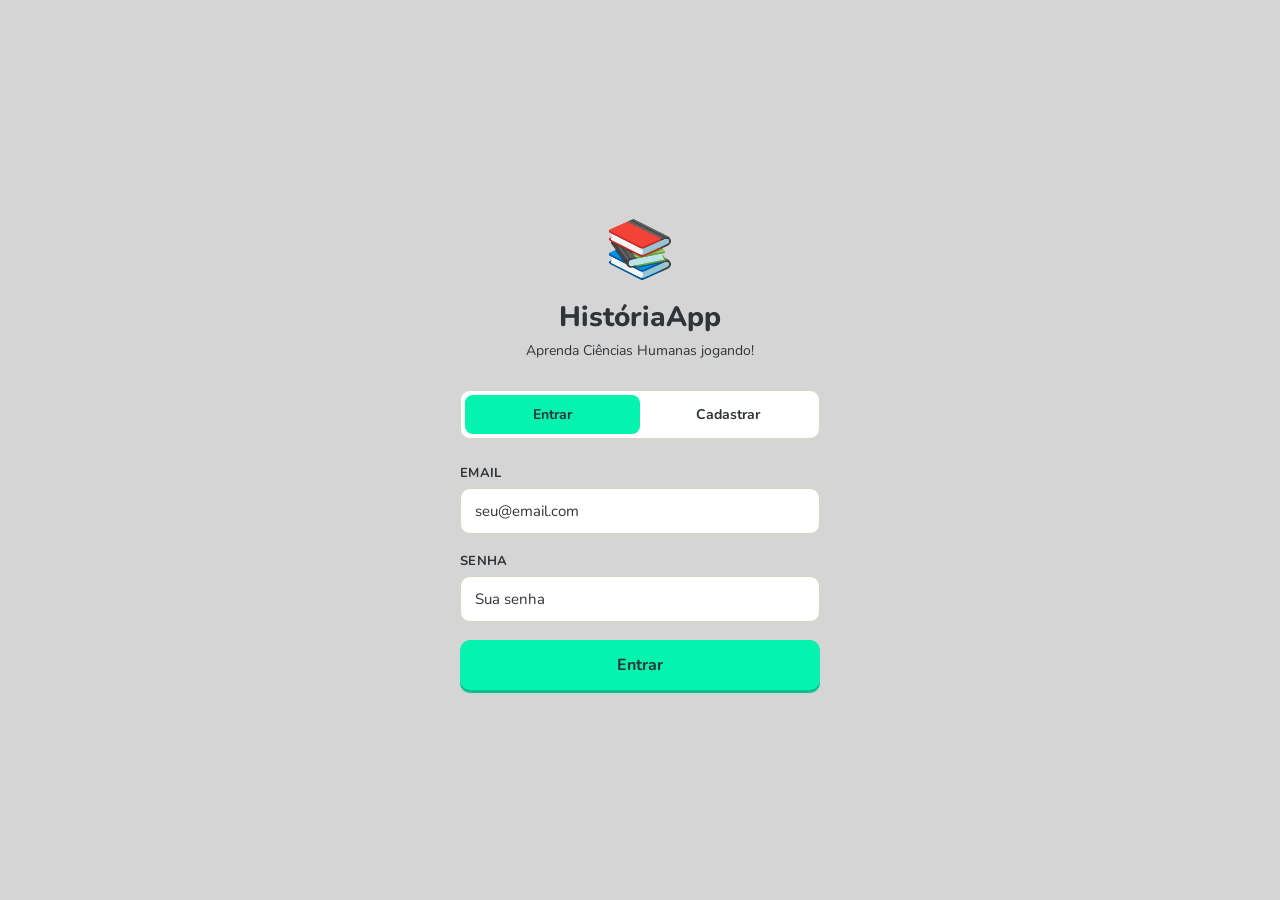
<file: index.html>
<!DOCTYPE html>
<html lang="pt-BR">
<head>
    <meta charset="UTF-8">
    <meta name="viewport" content="width=device-width, initial-scale=1.0">
    <meta http-equiv="Cache-Control" content="no-cache, no-store, must-revalidate">
    <meta http-equiv="Pragma" content="no-cache">
    <meta http-equiv="Expires" content="0">
    <title>HistóriaApp - Aprenda Ciências Humanas</title>
    <link rel="stylesheet" href="style.css">
    <link href="https://fonts.googleapis.com/css2?family=Nunito:wght@400;600;700;800&display=swap" rel="stylesheet">
</head>
<body>
    <!-- LOADING OVERLAY -->
    <div id="loading-overlay" style="display:none;">
        <div class="spinner"></div>
        <p>Conectando ao servidor...</p>
    </div>

    <!-- TELA DE LOGIN/CADASTRO -->
    <div id="tela-auth" class="tela ativa">
        <div class="auth-container">
            <div class="auth-logo">
                <span class="logo-icon">&#128218;</span>
                <h1>HistóriaApp</h1>
                <p>Aprenda Ciências Humanas jogando!</p>
            </div>

            <div class="auth-tabs">
                <button class="tab-btn ativa" data-tab="login">Entrar</button>
                <button class="tab-btn" data-tab="cadastro">Cadastrar</button>
            </div>

            <form id="form-login" class="auth-form ativa">
                <div class="campo">
                    <label for="login-email">Email</label>
                    <input type="email" id="login-email" placeholder="seu@email.com" required>
                </div>
                <div class="campo">
                    <label for="login-senha">Senha</label>
                    <input type="password" id="login-senha" placeholder="Sua senha" required>
                </div>
                <button type="submit" class="btn btn-primario btn-grande">Entrar</button>
            </form>

            <form id="form-cadastro" class="auth-form">
                <div class="campo">
                    <label for="cad-nome">Nome</label>
                    <input type="text" id="cad-nome" placeholder="Seu nome" required>
                </div>
                <div class="campo">
                    <label for="cad-email">Email</label>
                    <input type="email" id="cad-email" placeholder="seu@email.com" required>
                </div>
                <div class="campo">
                    <label for="cad-senha">Senha</label>
                    <input type="password" id="cad-senha" placeholder="Mínimo 6 caracteres" required>
                </div>
                <button type="submit" class="btn btn-primario btn-grande">Criar Conta</button>
            </form>

            <div id="auth-erro" class="erro-msg"></div>
        </div>
    </div>

    <!-- TELA PRINCIPAL (DASHBOARD) -->
    <div id="tela-dashboard" class="tela">
        <header class="header">
            <div class="header-esquerda">
                <span class="logo-icon-mini">&#128218;</span>
                <span class="header-titulo">HistóriaApp</span>
            </div>
            <div class="header-direita">
                <div class="usuario-info">
                    <span class="xp-badge">&#9889; <span id="xp-display">0</span> XP</span>
                    <span class="nivel-badge">Nv. <span id="nivel-display">1</span></span>
                </div>
                <button id="btn-logout" class="btn btn-mini">Sair</button>
            </div>
        </header>

        <main class="dashboard">
            <section class="saudacao">
                <h2 id="saudacao-texto">Olá!</h2>
                <p>Continue seus estudos</p>
            </section>

            <section id="ultima-trilha" class="ultima-trilha" style="display: none;">
                <div class="trilha-card">
                    <div class="trilha-header">
                        <span class="trilha-label">Continuar de onde parou</span>
                    </div>
                    <div class="trilha-corpo">
                        <div class="trilha-info">
                            <span class="trilha-disciplina" id="trilha-disciplina"></span>
                            <span class="trilha-modulo" id="trilha-modulo"></span>
                        </div>
                        <div class="trilha-progresso">
                            <div class="trilha-barra">
                                <div class="trilha-barra-fill" id="trilha-barra-fill"></div>
                            </div>
                            <span class="trilha-percentual" id="trilha-percentual">0%</span>
                        </div>
                        <button class="btn btn-primario btn-continuar" id="btn-continuar-trilha">Continuar &#8250;</button>
                    </div>
                </div>
            </section>

            <section class="disciplinas-section">
                <h3>Trilhas de Estudo</h3>
                <div class="trilhas-grid">
                    <a href="trilha.html?id=republica" class="trilha-estudo-card" data-tema="historia-brasil-republica">
                        <span class="trilha-estudo-icone">🇧🇷</span>
                        <span class="trilha-estudo-nome">História do Brasil<br>República</span>
                    </a>
                    <a href="trilha.html?id=geopolitica" class="trilha-estudo-card" data-tema="geopolitica">
                        <span class="trilha-estudo-icone">&#127758;</span>
                        <span class="trilha-estudo-nome">Geopolítica do<br>Século XXI</span>
                    </a>
                    <a href="trilha.html?id=filosofia-grega" class="trilha-estudo-card" data-tema="filosofia-grega">
                        <span class="trilha-estudo-icone">&#128218;</span>
                        <span class="trilha-estudo-nome">Filosofia<br>Grega</span>
                    </a>
                    <a href="trilha.html?id=idade-media" class="trilha-estudo-card" data-tema="idade-media">
                        <span class="trilha-estudo-icone">&#127984;</span>
                        <span class="trilha-estudo-nome">Idade<br>Média</span>
                    </a>
                    <a href="trilha.html?id=sociologia" class="trilha-estudo-card" data-tema="sociologia">
                        <span class="trilha-estudo-icone">&#128101;</span>
                        <span class="trilha-estudo-nome">Sociologia</span>
                    </a>
                    <a href="trilha.html?id=brasil-colonial" class="trilha-estudo-card" data-tema="historia-brasil-colonial">
                        <span class="trilha-estudo-icone">&#127963;</span>
                        <span class="trilha-estudo-nome">História do Brasil<br>Colonial</span>
                    </a>
                    <a href="trilha.html?id=literatura-brasileira" class="trilha-estudo-card" data-tema="literatura-seculo-xx">
                        <span class="trilha-estudo-icone">&#128214;</span>
                        <span class="trilha-estudo-nome">Literatura Brasileira<br>Século XX</span>
                    </a>
                    <a href="trilha.html?id=atualidades" class="trilha-estudo-card" data-tema="atualidades">
                        <span class="trilha-estudo-icone">&#128240;</span>
                        <span class="trilha-estudo-nome">Atualidades</span>
                    </a>
                </div>
                <button class="btn btn-secundario btn-mais-trilhas" id="btn-mais-trilhas">Ver mais trilhas de estudo &#8250;</button>
            </section>

            <section class="ranking-section">
                <h3>&#127942; Ranking Semanal</h3>
                <div id="lista-ranking" class="ranking-lista">
                </div>
            </section>
        </main>
    </div>

    <!-- TELA DE MÓDULOS -->
    <div id="tela-modulos" class="tela">
        <header class="header">
            <div class="header-esquerda">
                <button id="btn-voltar-dashboard" class="btn btn-voltar">&#8592;</button>
                <span id="disciplina-nome" class="header-titulo">Disciplina</span>
            </div>
            <div class="header-direita">
                <span class="xp-badge">&#9889; <span class="xp-val">0</span> XP</span>
                <span class="nivel-badge">Nv. <span class="nivel-val">1</span></span>
            </div>
        </header>

        <main class="modulos-lista" id="lista-modulos">
            <!-- Módulos serão carregados aqui -->
        </main>
    </div>

    <!-- TELA DE AULA -->
    <div id="tela-aula" class="tela">
        <header class="header">
            <div class="header-esquerda">
                <button id="btn-voltar-modulos" class="btn btn-voltar">&#8592;</button>
                <span id="aula-titulo" class="header-titulo">Aula</span>
            </div>
        </header>

        <main class="aula-conteudo">
            <div id="conteudo-aula" class="conteudo-texto">
                <!-- Conteúdo da aula será carregado aqui -->
            </div>
            <div class="aula-acoes">
                <button id="btn-concluir-aula" class="btn btn-primario btn-grande">Concluir Aula &#9889;</button>
            </div>
        </main>
    </div>

    <!-- TELA DE QUIZ -->
    <div id="tela-quiz" class="tela">
        <header class="header">
            <div class="header-esquerda">
                <button id="btn-sair-quiz" class="btn btn-voltar">&#8592;</button>
                <span class="header-titulo">Quiz</span>
            </div>
            <div class="header-direita">
                <span id="quiz-progresso">1/10</span>
            </div>
        </header>

        <main class="quiz-container">
            <div class="quiz-barra-progresso">
                <div id="barra-progresso" class="barra-progresso"></div>
            </div>

            <div id="quiz-pergunta" class="quiz-pergunta">
                <!-- Pergunta será carregada aqui -->
            </div>

            <div id="quiz-opcoes" class="quiz-opcoes">
                <!-- Opções serão carregadas aqui -->
            </div>

            <div id="quiz-feedback" class="quiz-feedback">
                <!-- Feedback será mostrado aqui -->
            </div>

            <button id="btn-proxima" class="btn btn-primario btn-grande" style="display: none;">
                Próxima Pergunta
            </button>
        </main>
    </div>

    <!-- TELA DE RESULTADO -->
    <div id="tela-resultado" class="tela">
        <div class="resultado-container">
            <div class="resultado-icon" id="resultado-icon">&#127942;</div>
            <h2 id="resultado-titulo">Parabéns!</h2>
            <div class="resultado-stats">
                <div class="stat">
                    <span class="stat-valor" id="stat-acertou">0</span>
                    <span class="stat-label">Acertou</span>
                </div>
                <div class="stat">
                    <span class="stat-valor" id="stat-errou">0</span>
                    <span class="stat-label">Errou</span>
                </div>
                <div class="stat">
                    <span class="stat-valor" id="stat-xp">0</span>
                    <span class="stat-label">XP Ganho</span>
                </div>
            </div>
            <div class="resultado-acoes">
                <button id="btn-quiz-novamente" class="btn btn-primario">Quiz Novamente</button>
                <button id="btn-voltar-modulos-resultado" class="btn btn-secundario">Voltar aos Módulos</button>
            </div>
        </div>
    </div>

    <script src="app.js?=t3"></script>
</body>
</html>
</file>
<file: style.css>
* {
    margin: 0;
    padding: 0;
    box-sizing: border-box;
}

:root {
    --verde: #05f2af;
    --verde-escuro: #04c48c;
    --creme: #f2f0d5;
    --bege: #2f3438;
    --escuro: #2f3438;
    --fundo: #d5d5d5;
    --card: #ffffff;
    --texto: #595451;
    --texto-secundario: #bfbaa3;
    --borda: #d9d5c0;
    --sombra: rgba(89, 84, 81, 0.08);
    --vermelho: #ff4b4b;
    --amarelo: #ffc800;
    --azul: #1cb0f6;
}

body {
    font-family: 'Nunito', sans-serif;
    background-color: var(--fundo);
    color: var(--texto);
    min-height: 100vh;
}

/* ============ TELAS ============ */
.tela {
    display: none;
    min-height: 100vh;
}

.tela.ativa {
    display: block;
}

/* ============ AUTH (LOGIN/CADASTRO) ============ */
.auth-container {
    max-width: 400px;
    margin: 0 auto;
    padding: 40px 20px;
    display: flex;
    flex-direction: column;
    align-items: center;
    min-height: 100vh;
    justify-content: center;
}

.auth-logo {
    text-align: center;
    margin-bottom: 30px;
}

.logo-icon {
    font-size: 56px;
    display: block;
    margin-bottom: 10px;
}

.auth-logo h1 {
    font-size: 28px;
    font-weight: 800;
    color: var(--escuro);
}

.auth-logo h1 span {
    color: var(--verde);
}

.auth-logo p {
    color: var(--bege);
    margin-top: 5px;
    font-size: 14px;
}

.auth-tabs {
    display: flex;
    gap: 0;
    margin-bottom: 25px;
    background: var(--card);
    padding: 4px;
    border-radius: 10px;
    width: 100%;
    border: 1px solid var(--borda);
}

.tab-btn {
    flex: 1;
    padding: 10px;
    border: none;
    background: transparent;
    color: var(--bege);
    font-family: inherit;
    font-size: 14px;
    font-weight: 700;
    border-radius: 8px;
    cursor: pointer;
    transition: all 0.2s;
}

.tab-btn.ativa {
    background: var(--verde);
    color: var(--escuro);
}

.auth-form {
    display: none;
    width: 100%;
}

.auth-form.ativa {
    display: block;
}

.campo {
    margin-bottom: 18px;
}

.campo label {
    display: block;
    margin-bottom: 6px;
    font-weight: 700;
    font-size: 13px;
    color: var(--escuro);
    text-transform: uppercase;
    letter-spacing: 0.3px;
}

.campo input {
    width: 100%;
    padding: 12px 14px;
    border: 1px solid var(--borda);
    border-radius: 10px;
    background: var(--card);
    color: var(--texto);
    font-family: inherit;
    font-size: 15px;
    transition: border-color 0.2s;
}

.campo input:focus {
    outline: none;
    border-color: var(--verde);
    box-shadow: 0 0 0 3px rgba(5, 242, 175, 0.2);
}

.campo input::placeholder {
    color: var(--bege);
}

.erro-msg {
    margin-top: 15px;
    padding: 10px;
    background: #fff0f0;
    border: 1px solid var(--vermelho);
    border-radius: 8px;
    color: var(--vermelho);
    text-align: center;
    display: none;
    font-size: 14px;
}

.erro-msg.visivel {
    display: block;
}

/* ============ BOTÕES ============ */
.btn {
    padding: 10px 20px;
    border: none;
    border-radius: 10px;
    font-family: inherit;
    font-size: 15px;
    font-weight: 700;
    cursor: pointer;
    transition: all 0.15s;
}

.btn-primario {
    background: var(--verde);
    color: var(--escuro);
    box-shadow: 0 3px 0 var(--verde-escuro);
}

.btn-primario:hover {
    background: #04d99e;
}

.btn-primario:active {
    transform: translateY(3px);
    box-shadow: none;
}

.btn-secundario {
    background: var(--card);
    color: var(--texto);
    border: 1px solid var(--borda);
}

.btn-secundario:hover {
    background: var(--creme);
}

.btn-grande {
    width: 100%;
    padding: 14px;
    font-size: 16px;
}

.btn-mini {
    padding: 6px 14px;
    font-size: 12px;
    background: var(--card);
    color: var(--bege);
    border: 1px solid var(--borda);
}

.btn-voltar {
    background: var(--card);
    color: var(--texto);
    border: 1px solid var(--borda);
    padding: 8px 12px;
    font-size: 16px;
}

/* ============ HEADER ============ */
.header {
    display: flex;
    justify-content: space-between;
    align-items: center;
    padding: 12px 20px;
    background: var(--card);
    border-bottom: 1px solid var(--borda);
    position: sticky;
    top: 0;
    z-index: 100;
}

.header-esquerda {
    display: flex;
    align-items: center;
    gap: 10px;
}

.header-direita {
    display: flex;
    align-items: center;
    gap: 12px;
}

.logo-icon-mini {
    font-size: 22px;
}

.header-titulo {
    font-size: 16px;
    font-weight: 800;
    color: var(--escuro);
}

.usuario-info {
    display: flex;
    gap: 8px;
}

.xp-badge {
    background: rgba(5, 242, 175, 0.15);
    color: var(--verde-escuro);
    padding: 5px 10px;
    border-radius: 20px;
    font-weight: 700;
    font-size: 13px;
}

.nivel-badge {
    background: var(--creme);
    color: var(--escuro);
    padding: 5px 10px;
    border-radius: 20px;
    font-weight: 700;
    font-size: 13px;
}

/* ============ DASHBOARD ============ */
.dashboard {
    max-width: 800px;
    margin: 0 auto;
    padding: 20px;
}

.saudacao {
    margin-bottom: 25px;
}

.saudacao h2 {
    font-size: 24px;
    font-weight: 800;
    color: var(--escuro);
}

.saudacao p {
    color: var(--bege);
    margin-top: 3px;
    font-size: 14px;
}

.disciplinas-section h3 {
    font-size: 16px;
    margin-bottom: 15px;
    color: var(--escuro);
    font-weight: 700;
}

.disciplinas-grid {
    display: grid;
    grid-template-columns: repeat(auto-fill, minmax(180px, 1fr));
    gap: 12px;
}

.disciplina-card {
    background: var(--card);
    border: 1px solid var(--borda);
    border-radius: 12px;
    padding: 20px 15px;
    cursor: pointer;
    transition: all 0.15s;
    text-align: center;
}

.disciplina-card:hover {
    transform: translateY(-2px);
    border-color: var(--verde);
    box-shadow: 0 4px 12px var(--sombra);
}

.disciplina-icone {
    font-size: 40px;
    margin-bottom: 8px;
    display: block;
}

.disciplina-nome {
    font-size: 15px;
    font-weight: 700;
    color: var(--escuro);
}

.disciplina-desc {
    font-size: 12px;
    color: var(--bege);
    margin-top: 4px;
}

/* ============ TRILHAS DE ESTUDO ============ */
.trilhas-section h3 {
    font-size: 16px;
    margin-bottom: 15px;
    color: var(--escuro);
    font-weight: 700;
}

.trilhas-grid {
    display: grid;
    grid-template-columns: repeat(3, 1fr);
    gap: 10px;
}

.trilha-estudo-card {
    background: var(--card);
    border: 1px solid var(--borda);
    border-radius: 12px;
    padding: 18px 10px;
    cursor: pointer;
    transition: all 0.15s;
    display: flex;
    flex-direction: column;
    align-items: center;
    text-align: center;
    gap: 8px;
    min-height: 110px;
    justify-content: center;
    text-decoration: none;
    color: inherit;
}

.trilha-estudo-card:hover {
    transform: translateY(-3px);
    border-color: var(--verde);
    box-shadow: 0 4px 12px var(--sombra);
}

.trilha-estudo-card.iniciada {
    background: var(--verde);
    border-color: var(--verde);
}

.trilha-estudo-card.iniciada .trilha-estudo-nome {
    color: var(--escuro);
}

.trilha-estudo-card.iniciada:hover {
    background: var(--verde-escuro);
    border-color: var(--verde-escuro);
}

.trilha-estudo-card.ativa {
    background: #ff9600;
    border-color: #ff9600;
}

.trilha-estudo-card.ativa .trilha-estudo-nome {
    color: var(--escuro);
}

.trilha-estudo-card.ativa:hover {
    background: #e68600;
    border-color: #e68600;
}

.trilha-estudo-icone {
    font-size: 32px;
}

.trilha-estudo-nome {
    font-size: 12px;
    font-weight: 700;
    color: var(--escuro);
    line-height: 1.3;
}

@media (max-width: 400px) {
    .trilhas-grid {
        grid-template-columns: repeat(3, 1fr);
        gap: 8px;
    }

    .trilha-estudo-card {
        padding: 14px 6px;
        min-height: 95px;
    }

    .trilha-estudo-icone {
        font-size: 26px;
    }

    .trilha-estudo-nome {
        font-size: 10px;
    }
}

.btn-mais-trilhas {
    width: 100%;
    margin-top: 12px;
    padding: 12px;
    font-size: 14px;
    border-style: dashed;
}

/* ============ PÁGINA TRILHA ============ */
.trilha-pagina {
    max-width: 600px;
    margin: 0 auto;
    padding: 20px;
}

.trilha-banner {
    background: var(--card);
    border: 1px solid var(--borda);
    border-radius: 12px;
    padding: 20px;
    display: flex;
    align-items: center;
    gap: 16px;
    margin-bottom: 20px;
}

.trilha-banner-icone {
    font-size: 48px;
}

.trilha-banner-info h1 {
    font-size: 20px;
    font-weight: 800;
    color: var(--escuro);
}

.trilha-banner-info p {
    font-size: 13px;
    color: var(--bege);
    margin-top: 2px;
}

.trilha-progresso-geral {
    background: var(--card);
    border: 1px solid var(--borda);
    border-radius: 12px;
    padding: 16px;
    margin-bottom: 20px;
}

.progresso-geral-info {
    display: flex;
    justify-content: space-between;
    margin-bottom: 8px;
    font-size: 13px;
    font-weight: 700;
    color: var(--escuro);
}

.progresso-geral-barra {
    height: 10px;
    background: var(--borda);
    border-radius: 5px;
    overflow: hidden;
}

.progresso-geral-fill {
    height: 100%;
    background: var(--verde);
    border-radius: 5px;
    transition: width 0.4s ease;
    width: 0%;
}

.modulos-trilha {
    display: flex;
    flex-direction: column;
    gap: 10px;
}

.modulo-trilha-card {
    background: var(--card);
    border: 1px solid var(--borda);
    border-radius: 12px;
    padding: 16px;
    display: flex;
    align-items: center;
    gap: 14px;
    cursor: pointer;
    transition: all 0.15s;
}

.modulo-trilha-card:hover:not(.bloqueado) {
    border-color: var(--verde);
    box-shadow: 0 2px 8px var(--sombra);
}

.modulo-trilha-card.bloqueado {
    opacity: 0.5;
    cursor: not-allowed;
}

.modulo-trilha-numero {
    width: 36px;
    height: 36px;
    border-radius: 50%;
    background: var(--creme);
    display: flex;
    align-items: center;
    justify-content: center;
    font-weight: 800;
    font-size: 14px;
    color: var(--escuro);
    flex-shrink: 0;
}

.modulo-trilha-card.bloqueado .modulo-trilha-numero {
    background: var(--borda);
    color: var(--bege);
}

.modulo-trilha-info {
    flex: 1;
}

.modulo-trilha-info h3 {
    font-size: 14px;
    font-weight: 700;
    color: var(--escuro);
}

.modulo-trilha-info p {
    font-size: 12px;
    color: var(--bege);
    margin-top: 2px;
}

.modulo-trilha-barra {
    height: 5px;
    background: var(--borda);
    border-radius: 3px;
    margin-top: 8px;
    overflow: hidden;
}

.modulo-trilha-fill {
    height: 100%;
    background: var(--verde);
    border-radius: 3px;
    transition: width 0.3s;
}

.status-badge {
    font-size: 11px;
    font-weight: 700;
    padding: 5px 10px;
    border-radius: 6px;
    background: var(--verde);
    color: var(--escuro);
    white-space: nowrap;
}

.bloqueado-badge {
    background: var(--borda);
    color: var(--bege);
}

/* ============ MODAL AULA ============ */
.modal-overlay {
    position: fixed;
    top: 0;
    left: 0;
    right: 0;
    bottom: 0;
    background: rgba(0, 0, 0, 0.7);
    display: flex;
    align-items: center;
    justify-content: center;
    z-index: 1000;
    padding: 20px;
}

.modal-conteudo {
    background: var(--card);
    border-radius: 16px;
    width: 100%;
    max-height: 90vh;
    overflow-y: auto;
}

.modal-aula {
    max-width: 600px;
}

.modal-aula-header {
    display: flex;
    align-items: center;
    gap: 10px;
    padding: 16px 20px;
    border-bottom: 1px solid var(--borda);
    font-weight: 700;
    font-size: 15px;
    color: var(--escuro);
}

.modal-aula-conteudo {
    padding: 24px 20px;
    line-height: 1.7;
    font-size: 15px;
    color: var(--texto);
}

.modal-aula-conteudo h2 {
    color: var(--verde-escuro);
    margin-bottom: 12px;
    font-size: 20px;
}

.modal-aula-conteudo h3 {
    color: var(--verde);
    margin: 18px 0 8px;
    font-size: 16px;
}

.modal-aula-conteudo p {
    margin-bottom: 12px;
}

.modal-aula-conteudo ul, .modal-aula-conteudo ol {
    margin: 8px 0 12px 20px;
}

.modal-aula-conteudo li {
    margin-bottom: 6px;
}

.modal-aula-acoes {
    padding: 16px 20px;
    border-top: 1px solid var(--borda);
}

/* ============ MODAL QUIZ ============ */
.modal-quiz {
    max-width: 500px;
    padding: 20px;
}

.modal-quiz-header {
    display: flex;
    justify-content: space-between;
    align-items: center;
    margin-bottom: 15px;
    font-weight: 700;
    color: var(--escuro);
}

#modal-quiz-progresso {
    color: var(--bege);
    font-size: 14px;
}

.modal-quiz-pergunta {
    font-size: 16px;
    font-weight: 700;
    color: var(--escuro);
    text-align: center;
    margin: 20px 0;
    line-height: 1.5;
}

.modal-quiz-opcoes {
    display: flex;
    flex-direction: column;
    gap: 8px;
    margin-bottom: 15px;
}

.modal-opcao-btn {
    width: 100%;
    padding: 12px 14px;
    border: 1px solid var(--borda);
    border-radius: 10px;
    background: var(--card);
    color: var(--texto);
    font-family: inherit;
    font-size: 14px;
    font-weight: 600;
    text-align: left;
    cursor: pointer;
    transition: all 0.15s;
    display: flex;
    align-items: center;
    gap: 10px;
}

.modal-opcao-btn:hover:not(.correta):not(.errada) {
    border-color: var(--verde);
    background: rgba(5, 242, 175, 0.08);
}

.modal-opcao-btn.correta {
    border-color: var(--verde);
    background: rgba(5, 242, 175, 0.2);
    color: var(--verde-escuro);
}

.modal-opcao-btn.errada {
    border-color: var(--vermelho);
    background: #fff0f0;
    color: var(--vermelho);
}

.modal-quiz-feedback {
    text-align: center;
    padding: 12px;
    border-radius: 8px;
    margin-bottom: 12px;
    display: none;
}

.modal-quiz-feedback.visivel {
    display: block;
}

.modal-quiz-feedback.correto {
    background: rgba(5, 242, 175, 0.15);
    border: 1px solid var(--verde);
    color: var(--verde-escuro);
    font-weight: 700;
}

.modal-quiz-feedback.errado {
    background: #fff0f0;
    border: 1px solid var(--vermelho);
    color: var(--vermelho);
    font-weight: 700;
}

/* ============ MODAL RESULTADO ============ */
.modal-resultado {
    max-width: 350px;
    padding: 30px;
    text-align: center;
}

.modal-resultado-icon {
    font-size: 64px;
    margin-bottom: 10px;
}

.modal-resultado h2 {
    font-size: 24px;
    font-weight: 800;
    color: var(--escuro);
    margin-bottom: 20px;
}

.modal-resultado-stats {
    display: flex;
    justify-content: center;
    gap: 20px;
    margin-bottom: 25px;
}

.modal-stat {
    text-align: center;
}

.modal-stat-valor {
    display: block;
    font-size: 28px;
    font-weight: 800;
    color: var(--verde);
}

.modal-stat-label {
    font-size: 11px;
    color: var(--bege);
    text-transform: uppercase;
}

/* ============ ÚLTIMA TRILHA ============ */
.ultima-trilha {
    margin-bottom: 25px;
}

.trilha-card {
    background: var(--card);
    border: 1px solid var(--borda);
    border-radius: 12px;
    overflow: hidden;
}

.trilha-header {
    background: var(--verde);
    padding: 10px 16px;
}

.trilha-label {
    font-size: 12px;
    font-weight: 700;
    color: var(--escuro);
    text-transform: uppercase;
    letter-spacing: 0.5px;
}

.trilha-corpo {
    padding: 16px;
}

.trilha-info {
    display: flex;
    flex-direction: column;
    gap: 2px;
    margin-bottom: 12px;
}

.trilha-disciplina {
    font-size: 14px;
    font-weight: 700;
    color: var(--escuro);
}

.trilha-modulo {
    font-size: 13px;
    color: var(--bege);
}

.trilha-progresso {
    display: flex;
    align-items: center;
    gap: 10px;
    margin-bottom: 14px;
}

.trilha-barra {
    flex: 1;
    height: 8px;
    background: var(--borda);
    border-radius: 4px;
    overflow: hidden;
}

.trilha-barra-fill {
    height: 100%;
    background: var(--verde);
    border-radius: 4px;
    transition: width 0.4s ease;
    width: 0%;
}

.trilha-percentual {
    font-size: 13px;
    font-weight: 700;
    color: var(--verde);
    min-width: 35px;
    text-align: right;
}

.btn-continuar {
    width: 100%;
    padding: 10px;
    font-size: 14px;
}

/* ============ MÓDULOS ============ */
.modulos-lista {
    max-width: 600px;
    margin: 0 auto;
    padding: 20px;
}

.modulo-card {
    background: var(--card);
    border: 1px solid var(--borda);
    border-radius: 12px;
    padding: 16px;
    margin-bottom: 10px;
    display: flex;
    align-items: center;
    gap: 12px;
    cursor: pointer;
    transition: all 0.15s;
}

.modulo-card:hover {
    border-color: var(--verde);
    box-shadow: 0 2px 8px var(--sombra);
}

.modulo-icone {
    font-size: 28px;
    width: 50px;
    height: 50px;
    display: flex;
    align-items: center;
    justify-content: center;
    background: var(--creme);
    border-radius: 10px;
    flex-shrink: 0;
}

.modulo-info {
    flex: 1;
}

.modulo-nome {
    font-size: 15px;
    font-weight: 700;
    color: var(--escuro);
}

.modulo-desc {
    font-size: 12px;
    color: var(--bege);
    margin-top: 2px;
}

.modulo-progresso {
    display: flex;
    align-items: center;
    gap: 8px;
    margin-top: 6px;
}

.barra-progresso-mini {
    flex: 1;
    height: 6px;
    background: var(--borda);
    border-radius: 3px;
    overflow: hidden;
}

.barra-progresso-mini-fill {
    height: 100%;
    background: var(--verde);
    border-radius: 3px;
    transition: width 0.3s;
}

.progresso-texto {
    font-size: 11px;
    color: var(--bege);
    font-weight: 700;
    min-width: 30px;
}

.modulo-seta {
    font-size: 18px;
    color: var(--borda);
}

/* ============ AULA ============ */
.aula-conteudo {
    max-width: 700px;
    margin: 0 auto;
    padding: 25px 20px;
}

.conteudo-texto {
    background: var(--card);
    border: 1px solid var(--borda);
    border-radius: 12px;
    padding: 25px;
    line-height: 1.7;
    font-size: 15px;
    margin-bottom: 25px;
}

.conteudo-texto h2 {
    color: var(--verde-escuro);
    margin-bottom: 12px;
    font-size: 20px;
}

.conteudo-texto h3 {
    color: var(--verde);
    margin: 18px 0 8px;
    font-size: 16px;
}

.conteudo-texto p {
    margin-bottom: 12px;
    color: var(--texto);
}

.conteudo-texto ul, .conteudo-texto ol {
    margin: 8px 0 12px 20px;
}

.conteudo-texto li {
    margin-bottom: 6px;
}

.aula-acoes {
    text-align: center;
}

/* ============ QUIZ ============ */
.quiz-container {
    max-width: 600px;
    margin: 0 auto;
    padding: 20px;
}

.quiz-barra-progresso {
    height: 8px;
    background: var(--borda);
    border-radius: 4px;
    margin-bottom: 25px;
    overflow: hidden;
}

.barra-progresso {
    height: 100%;
    background: var(--verde);
    border-radius: 4px;
    transition: width 0.3s ease;
    width: 0%;
}

.quiz-pergunta {
    font-size: 18px;
    font-weight: 700;
    line-height: 1.5;
    margin-bottom: 20px;
    text-align: center;
    color: var(--escuro);
}

.quiz-opcoes {
    display: flex;
    flex-direction: column;
    gap: 10px;
    margin-bottom: 20px;
}

.opcao-btn {
    width: 100%;
    padding: 14px 16px;
    border: 1px solid var(--borda);
    border-radius: 10px;
    background: var(--card);
    color: var(--texto);
    font-family: inherit;
    font-size: 15px;
    font-weight: 600;
    text-align: left;
    cursor: pointer;
    transition: all 0.15s;
    display: flex;
    align-items: center;
    gap: 10px;
}

.opcao-btn:hover:not(.selecionada):not(.correta):not(.errada) {
    border-color: var(--verde);
    background: rgba(5, 242, 175, 0.08);
}

.opcao-btn.selecionada {
    border-color: var(--verde);
    background: rgba(5, 242, 175, 0.15);
}

.opcao-btn.correta {
    border-color: var(--verde);
    background: rgba(5, 242, 175, 0.2);
    color: var(--verde-escuro);
}

.opcao-btn.errada {
    border-color: var(--vermelho);
    background: #fff0f0;
    color: var(--vermelho);
}

.opcao-letra {
    width: 28px;
    height: 28px;
    border-radius: 6px;
    background: var(--creme);
    display: flex;
    align-items: center;
    justify-content: center;
    font-weight: 800;
    font-size: 12px;
    color: var(--escuro);
    flex-shrink: 0;
}

.quiz-feedback {
    text-align: center;
    padding: 15px;
    border-radius: 10px;
    margin-bottom: 15px;
    display: none;
}

.quiz-feedback.visivel {
    display: block;
}

.quiz-feedback.correto {
    background: rgba(5, 242, 175, 0.15);
    border: 1px solid var(--verde);
    color: var(--verde-escuro);
}

.quiz-feedback.errado {
    background: #fff0f0;
    border: 1px solid var(--vermelho);
    color: var(--vermelho);
}

.quiz-feedback h3 {
    font-size: 18px;
    margin-bottom: 5px;
}

.quiz-feedback p {
    font-size: 13px;
    color: var(--bege);
}

#quiz-progresso {
    font-weight: 700;
    color: var(--bege);
    font-size: 14px;
}

/* ============ RESULTADO ============ */
.resultado-container {
    max-width: 400px;
    margin: 0 auto;
    padding: 40px 20px;
    text-align: center;
    min-height: 100vh;
    display: flex;
    flex-direction: column;
    justify-content: center;
}

.resultado-icon {
    font-size: 72px;
    margin-bottom: 15px;
}

.resultado-container h2 {
    font-size: 28px;
    font-weight: 800;
    margin-bottom: 25px;
    color: var(--escuro);
}

.resultado-stats {
    display: flex;
    justify-content: center;
    gap: 15px;
    margin-bottom: 35px;
}

.stat {
    text-align: center;
    background: var(--card);
    border: 1px solid var(--borda);
    border-radius: 12px;
    padding: 15px 18px;
    min-width: 90px;
}

.stat-valor {
    display: block;
    font-size: 28px;
    font-weight: 800;
    color: var(--verde);
}

.stat-label {
    font-size: 11px;
    color: var(--bege);
    text-transform: uppercase;
    margin-top: 2px;
}

.resultado-acoes {
    display: flex;
    flex-direction: column;
    gap: 10px;
}

/* ============ LOADING ============ */
.loading {
    text-align: center;
    padding: 40px;
    color: var(--bege);
}

.loading::after {
    content: '';
    display: inline-block;
    width: 24px;
    height: 24px;
    border: 2px solid var(--borda);
    border-top-color: var(--verde);
    border-radius: 50%;
    animation: girar 0.8s linear infinite;
    margin-top: 12px;
}

#loading-overlay {
    position: fixed;
    top: 0; left: 0; right: 0; bottom: 0;
    background: rgba(0, 0, 0, 0.7);
    display: flex;
    flex-direction: column;
    align-items: center;
    justify-content: center;
    z-index: 999;
}

#loading-overlay .spinner {
    width: 48px;
    height: 48px;
    border: 4px solid var(--borda);
    border-top-color: var(--verde);
    border-radius: 50%;
    animation: girar 0.8s linear infinite;
}

#loading-overlay p {
    color: var(--creme);
    margin-top: 16px;
    font-size: 1rem;
    font-weight: 600;
}

@keyframes girar {
    to { transform: rotate(360deg); }
}

/* ============ ATIVIDADES RECENTES ============ */
.atividades-section {
    margin-top: 25px;
}

.atividades-section h3 {
    font-size: 16px;
    margin-bottom: 12px;
    color: var(--escuro);
    font-weight: 700;
}

.atividades-lista {
    display: flex;
    flex-direction: column;
    gap: 8px;
}

.atividade-item {
    background: var(--card);
    border: 1px solid var(--borda);
    border-radius: 10px;
    padding: 12px 14px;
    display: flex;
    align-items: center;
    gap: 12px;
}

.atividade-icone {
    width: 36px;
    height: 36px;
    border-radius: 8px;
    display: flex;
    align-items: center;
    justify-content: center;
    font-size: 18px;
    flex-shrink: 0;
}

.atividade-icone.quiz {
    background: rgba(5, 242, 175, 0.15);
}

.atividade-icone.aula {
    background: rgba(28, 176, 246, 0.15);
}

.atividade-info {
    flex: 1;
}

.atividade-titulo {
    font-size: 13px;
    font-weight: 700;
    color: var(--escuro);
}

.atividade-desc {
    font-size: 11px;
    color: var(--bege);
    margin-top: 1px;
}

.atividade-xp {
    font-size: 12px;
    font-weight: 700;
    color: var(--verde);
    white-space: nowrap;
}

.atividade-vazia {
    text-align: center;
    padding: 30px 20px;
    background: var(--card);
    border: 1px dashed var(--borda);
    border-radius: 10px;
}

.atividade-vazia-icone {
    font-size: 32px;
    display: block;
    margin-bottom: 8px;
}

.atividade-vazia p {
    font-size: 13px;
    color: var(--bege);
}

/* ============ DESAFIO / ROLETA ============ */
.desafio-section {
    margin-top: 25px;
    margin-bottom: 30px;
}

.desafio-card {
    background: var(--card);
    border: 1px solid var(--borda);
    border-radius: 12px;
    padding: 20px;
}

.desafio-header {
    display: flex;
    align-items: center;
    gap: 12px;
    margin-bottom: 20px;
}

.desafio-icon {
    font-size: 36px;
}

.desafio-titulo {
    font-size: 16px;
    font-weight: 800;
    color: var(--escuro);
}

.desafio-sub {
    font-size: 12px;
    color: var(--bege);
    margin-top: 2px;
}

.roleta-container {
    display: flex;
    flex-direction: column;
    align-items: center;
    gap: 20px;
}

.roleta {
    position: relative;
    width: 280px;
    height: 280px;
}

.roleta-seta {
    position: absolute;
    top: -12px;
    left: 50%;
    transform: translateX(-50%);
    font-size: 24px;
    color: var(--verde);
    z-index: 2;
    filter: drop-shadow(0 2px 4px rgba(0,0,0,0.3));
}

#canvas-roleta {
    border-radius: 50%;
    border: 4px solid var(--borda);
    box-shadow: 0 4px 16px var(--sombra);
}

.btn-girar {
    padding: 12px 30px;
    font-size: 16px;
}

.btn-girar:disabled {
    opacity: 0.6;
    cursor: not-allowed;
}

.modal-desafio {
    position: fixed;
    top: 0; left: 0; right: 0; bottom: 0;
    background: rgba(0, 0, 0, 0.75);
    display: flex;
    align-items: center;
    justify-content: center;
    z-index: 300;
    padding: 20px;
}

.modal-desafio-conteudo {
    background: var(--card);
    border-radius: 16px;
    padding: 28px 24px;
    max-width: 420px;
    width: 100%;
    max-height: 85vh;
    overflow-y: auto;
    box-shadow: 0 8px 32px rgba(0,0,0,0.3);
}

.modal-desafio-conteudo p {
    font-size: 16px;
    font-weight: 700;
    color: var(--escuro);
    text-align: center;
    margin-bottom: 15px;
    line-height: 1.5;
}

.desafio-opcoes {
    display: flex;
    flex-direction: column;
    gap: 8px;
    margin-bottom: 12px;
}

.desafio-opcao {
    width: 100%;
    padding: 12px 14px;
    border: 1px solid var(--borda);
    border-radius: 10px;
    background: var(--card);
    color: var(--texto);
    font-family: inherit;
    font-size: 14px;
    font-weight: 600;
    text-align: left;
    cursor: pointer;
    transition: all 0.15s;
    display: flex;
    align-items: center;
    gap: 10px;
}

.desafio-opcao:hover:not(.deselcionada):not(.correta):not(.errada) {
    border-color: var(--verde);
    background: rgba(5, 242, 175, 0.08);
}

.desafio-opcao.correta {
    border-color: var(--verde);
    background: rgba(5, 242, 175, 0.2);
    color: var(--verde-escuro);
}

.desafio-opcao.errada {
    border-color: var(--vermelho);
    background: #fff0f0;
    color: var(--vermelho);
}

.desafio-letra {
    width: 26px;
    height: 26px;
    border-radius: 6px;
    background: var(--creme);
    display: flex;
    align-items: center;
    justify-content: center;
    font-weight: 800;
    font-size: 11px;
    color: var(--escuro);
    flex-shrink: 0;
}

.desafio-feedback {
    text-align: center;
    padding: 12px;
    border-radius: 8px;
    margin-bottom: 12px;
    display: none;
}

.desafio-feedback.visivel {
    display: block;
}

.desafio-feedback.correto {
    background: rgba(5, 242, 175, 0.15);
    border: 1px solid var(--verde);
    color: var(--verde-escuro);
    font-weight: 700;
}

.desafio-feedback.errado {
    background: #fff0f0;
    border: 1px solid var(--vermelho);
    color: var(--vermelho);
    font-weight: 700;
}

/* ============ RANKING ============ */
.ranking-section {
    margin-top: 25px;
    margin-bottom: 30px;
}

.ranking-section h3 {
    font-size: 16px;
    margin-bottom: 12px;
    color: var(--escuro);
    font-weight: 700;
}

.ranking-lista {
    display: flex;
    flex-direction: column;
    gap: 6px;
}

.ranking-item {
    background: var(--card);
    border: 1px solid var(--borda);
    border-radius: 10px;
    padding: 10px 14px;
    display: flex;
    align-items: center;
    gap: 12px;
    transition: all 0.15s;
}

.ranking-item.eu {
    border: 2px solid var(--verde);
    background: rgba(5, 242, 175, 0.12);
    box-shadow: 0 2px 10px rgba(5, 242, 175, 0.25);
}

.ranking-item.eu .ranking-nome {
    color: var(--verde-escuro);
}

.ranking-item.eu .ranking-xp {
    color: var(--verde-escuro);
    font-size: 14px;
}

.ranking-item.eu .ranking-avatar {
    background: var(--verde);
    box-shadow: 0 0 0 3px rgba(5, 242, 175, 0.3);
}

.ranking-pos {
    width: 28px;
    height: 28px;
    border-radius: 6px;
    display: flex;
    align-items: center;
    justify-content: center;
    font-weight: 800;
    font-size: 13px;
    flex-shrink: 0;
    background: var(--creme);
    color: var(--escuro);
}

.ranking-pos.um {
    background: #ffd700;
    color: #594200;
}

.ranking-pos.dois {
    background: #c0c0c0;
    color: #444;
}

.ranking-pos.tres {
    background: #cd7f32;
    color: #fff;
}

.ranking-avatar {
    width: 32px;
    height: 32px;
    border-radius: 50%;
    background: var(--verde);
    display: flex;
    align-items: center;
    justify-content: center;
    font-size: 16px;
    flex-shrink: 0;
}

.ranking-info {
    flex: 1;
}

.ranking-nome {
    font-size: 13px;
    font-weight: 700;
    color: var(--escuro);
}

.ranking-nivel {
    font-size: 11px;
    color: var(--bege);
}

.ranking-xp {
    font-size: 13px;
    font-weight: 700;
    color: var(--verde);
    white-space: nowrap;
}

/* ============ MODAL OVERLAY ============ */
.modal-overlay {
    position: fixed;
    top: 0;
    left: 0;
    right: 0;
    bottom: 0;
    background: rgba(0, 0, 0, 0.6);
    display: flex;
    align-items: center;
    justify-content: center;
    z-index: 1000;
    padding: 20px;
}

.modal-conteudo {
    background: var(--card);
    border-radius: 16px;
    padding: 30px;
    max-width: 400px;
    width: 100%;
    text-align: center;
    border: 1px solid var(--borda);
    box-shadow: 0 20px 40px rgba(0, 0, 0, 0.2);
}

/* ============ POPUP BOAS-VINDAS ============ */
.boas-vindas-modal {
    max-width: 500px;
    max-height: 90vh;
    overflow-y: auto;
    padding: 25px;
}

.boas-vindas-header {
    text-align: center;
    margin-bottom: 20px;
}

.boas-vindas-icon {
    font-size: 48px;
    display: block;
    margin-bottom: 10px;
}

.boas-vindas-header h2 {
    font-size: 22px;
    font-weight: 800;
    color: var(--escuro);
    margin-bottom: 8px;
}

.boas-vindas-header p {
    font-size: 14px;
    color: var(--bege);
}

.temas-grid {
    display: grid;
    grid-template-columns: 1fr 1fr;
    gap: 10px;
}

.tema-btn {
    display: flex;
    flex-direction: column;
    align-items: center;
    padding: 15px 10px;
    border: 1px solid var(--borda);
    border-radius: 12px;
    background: var(--card);
    cursor: pointer;
    transition: all 0.15s;
    text-align: center;
}

.tema-btn:hover {
    border-color: var(--verde);
    background: rgba(5, 242, 175, 0.08);
    transform: translateY(-2px);
}

.tema-btn.selecionado {
    border-color: var(--verde);
    background: rgba(5, 242, 175, 0.15);
}

.tema-icone {
    font-size: 28px;
    margin-bottom: 6px;
}

.tema-nome {
    font-size: 13px;
    font-weight: 700;
    color: var(--escuro);
    margin-bottom: 2px;
}

.tema-desc {
    font-size: 11px;
    color: var(--bege);
}

/* ============ RESPONSIVO ============ */
@media (max-width: 600px) {
    .disciplinas-grid {
        grid-template-columns: 1fr 1fr;
    }

    .temas-grid {
        grid-template-columns: 1fr;
    }

    .resultado-stats {
        gap: 10px;
    }

    .stat {
        padding: 12px 15px;
        min-width: 80px;
    }

    .stat-valor {
        font-size: 24px;
    }
}
</file>
<file: trilha.css>
* {
    margin: 0;
    padding: 0;
    box-sizing: border-box;
}

:root {
    --verde: #05f2af;
    --verde-escuro: #04c48c;
    --creme: #f2f0d5;
    --bege: #bfbaa3;
    --escuro: #2f3438;
    --fundo: #d5d5d5;
    --card: #ffffff;
    --texto: #2f3438;
    --texto-secundario: #2f3438;
    --borda: #e0e0e0;
    --sombra: rgba(89, 84, 81, 0.08);
    --vermelho: #ff4b4b;
    --amarelo: #ffc800;
    --azul: #1cb0f6;
}

body {
    font-family: 'Nunito', sans-serif;
    background-color: var(--fundo);
    color: var(--texto);
    min-height: 100vh;
}

/* ============ HEADER ============ */
.header {
    display: flex;
    justify-content: space-between;
    align-items: center;
    padding: 12px 20px;
    background: var(--card);
    border-bottom: 1px solid var(--borda);
    position: sticky;
    top: 0;
    z-index: 100;
}

.header-esquerda {
    display: flex;
    align-items: center;
    gap: 10px;
}

.header-direita {
    display: flex;
    align-items: center;
    gap: 10px;
}

.header-titulo {
    font-size: 16px;
    font-weight: 800;
    color: var(--escuro);
}

.btn-voltar {
    background: var(--card);
    color: var(--escuro);
    border: 1px solid var(--borda);
    padding: 8px 12px;
    border-radius: 8px;
    text-decoration: none;
    font-weight: 700;
    font-size: 16px;
}

.btn {
    padding: 10px 20px;
    border: none;
    border-radius: 10px;
    font-family: inherit;
    font-size: 15px;
    font-weight: 700;
    cursor: pointer;
    transition: all 0.15s;
}

.btn-primario {
    background: var(--verde);
    color: var(--escuro);
    box-shadow: 0 3px 0 var(--verde-escuro);
}

.btn-primario:hover {
    background: #04d99e;
}

.btn-primario:active {
    transform: translateY(3px);
    box-shadow: none;
}

.btn-secundario {
    background: var(--card);
    color: var(--escuro);
    border: 1px solid var(--borda);
}

.btn-grande {
    width: 100%;
    padding: 14px;
    font-size: 16px;
}

.xp-badge {
    background: rgba(5, 242, 175, 0.15);
    color: var(--verde-escuro);
    padding: 5px 10px;
    border-radius: 20px;
    font-weight: 700;
    font-size: 13px;
}

.nivel-badge {
    background: var(--creme);
    color: var(--escuro);
    padding: 5px 10px;
    border-radius: 20px;
    font-weight: 700;
    font-size: 13px;
}

/* ============ CAMINHO GAMIFICADO ============ */
.caminho-container {
    max-width: 400px;
    margin: 0 auto;
    padding: 20px;
    min-height: calc(100vh - 60px);
    position: relative;
    overflow-x: hidden;
}

.caminho-avatar {
    position: absolute;
    z-index: 50;
    font-size: 28px;
    width: 44px;
    height: 44px;
    background: var(--card);
    border: 3px solid var(--verde);
    border-radius: 50%;
    display: flex;
    align-items: center;
    justify-content: center;
    box-shadow: 0 4px 12px rgba(5, 242, 175, 0.4);
    transition: top 0.6s cubic-bezier(0.4, 0, 0.2, 1), left 0.3s;
    pointer-events: none;
}

.caminho-trilho {
    padding-top: 40px;
    padding-bottom: 100px;
}

.etapa {
    display: flex;
    flex-direction: column;
    align-items: center;
    margin-bottom: 0;
    position: relative;
}

.etapa-linha {
    width: 4px;
    height: 40px;
    background: var(--borda);
    border-radius: 2px;
}

.etapa-linha.completa {
    background: var(--verde);
}

.etapa-no {
    width: 80px;
    height: 80px;
    border-radius: 50%;
    background: var(--card);
    border: 4px solid var(--borda);
    display: flex;
    flex-direction: column;
    align-items: center;
    justify-content: center;
    cursor: pointer;
    transition: all 0.3s;
    position: relative;
    z-index: 2;
}

.etapa-no:hover:not(.bloqueada) {
    transform: scale(1.08);
    border-color: var(--verde);
    box-shadow: 0 4px 16px rgba(5, 242, 175, 0.3);
}

.etapa-no.atual {
    border-color: var(--verde);
    background: rgba(5, 242, 175, 0.1);
    animation: pulsar 2s infinite;
}

.etapa-no.completa {
    border-color: var(--verde);
    background: var(--verde);
}

.etapa-no.bloqueada {
    opacity: 0.4;
    cursor: not-allowed;
}

.etapa-no.desafio {
    border-color: var(--amarelo);
    background: rgba(255, 200, 0, 0.1);
    width: 90px;
    height: 90px;
}

.etapa-no.desafio.atual {
    animation: pulsar-desafio 2s infinite;
}

.etapa-no.desafio.completa {
    background: var(--amarelo);
    border-color: var(--amarelo);
}

.etapa-icone {
    font-size: 28px;
}

.etapa-no.completa .etapa-icone::after {
    content: '✓';
    position: absolute;
    bottom: -2px;
    right: -2px;
    background: var(--verde);
    color: white;
    width: 20px;
    height: 20px;
    border-radius: 50%;
    font-size: 11px;
    display: flex;
    align-items: center;
    justify-content: center;
    border: 2px solid var(--card);
}

.etapa-label {
    font-size: 11px;
    font-weight: 700;
    color: var(--escuro);
    text-align: center;
    margin-top: 8px;
    max-width: 120px;
}

.etapa.bloqueada .etapa-label {
    color: var(--bege);
}

@keyframes pulsar {
    0%, 100% { box-shadow: 0 0 0 0 rgba(5, 242, 175, 0.4); }
    50% { box-shadow: 0 0 0 12px rgba(5, 242, 175, 0); }
}

@keyframes pulsar-desafio {
    0%, 100% { box-shadow: 0 0 0 0 rgba(255, 200, 0, 0.4); }
    50% { box-shadow: 0 0 0 12px rgba(255, 200, 0, 0); }
}

/* ============ MODAL FLASHCARD ============ */
.modal-overlay {
    position: fixed;
    top: 0;
    left: 0;
    right: 0;
    bottom: 0;
    background: rgba(0, 0, 0, 0.85);
    display: flex;
    align-items: center;
    justify-content: center;
    z-index: 1000;
    padding: 20px;
}

.modal-flashcard {
    background: var(--card);
    border-radius: 20px;
    width: 100%;
    max-width: 380px;
    padding: 20px;
}

.flashcard-header {
    display: flex;
    justify-content: space-between;
    align-items: center;
    margin-bottom: 15px;
}

.flashcard-contador {
    font-size: 13px;
    font-weight: 700;
    color: var(--bege);
}

.flashcard-fechar {
    background: none;
    border: none;
    font-size: 20px;
    color: var(--bege);
    cursor: pointer;
}

.flashcard-area {
    perspective: 1000px;
    margin-bottom: 20px;
}

.flashcard {
    width: 100%;
    height: 250px;
    position: relative;
    transform-style: preserve-3d;
    transition: transform 0.5s;
    cursor: pointer;
}

.flashcard.virado {
    transform: rotateY(180deg);
}

.flashcard-frente, .flashcard-verso {
    position: absolute;
    width: 100%;
    height: 100%;
    backface-visibility: hidden;
    border-radius: 16px;
    display: flex;
    flex-direction: column;
    align-items: center;
    justify-content: center;
    padding: 25px;
    text-align: center;
}

.flashcard-frente {
    background: linear-gradient(135deg, #e3f2fd, #bbdefb);
    border: 2px solid var(--azul);
}

.flashcard-verso {
    background: linear-gradient(135deg, #e8f5e9, #c8e6c9);
    border: 2px solid var(--verde);
    transform: rotateY(180deg);
}

.flashcard-label {
    font-size: 11px;
    font-weight: 700;
    text-transform: uppercase;
    letter-spacing: 1px;
    margin-bottom: 10px;
    color: var(--bege);
}

.flashcard-texto {
    font-size: 16px;
    font-weight: 700;
    color: var(--escuro);
    line-height: 1.5;
}

.flashcard-toque {
    font-size: 11px;
    color: var(--bege);
    margin-top: 15px;
}

.flashcard-acoes {
    display: flex;
    gap: 10px;
}

.flashcard-acoes .btn {
    flex: 1;
    padding: 12px;
    font-size: 14px;
}

/* ============ MODAL DESAFIO ============ */
.modal-desafio {
    background: var(--card);
    border-radius: 20px;
    width: 100%;
    max-width: 380px;
    padding: 20px;
}

.desafio-header-modal {
    display: flex;
    justify-content: space-between;
    align-items: center;
    margin-bottom: 12px;
}

.desafio-titulo-modal {
    font-size: 16px;
    font-weight: 800;
    color: var(--escuro);
}

.desafio-contador {
    font-size: 13px;
    font-weight: 700;
    color: var(--amarelo);
}

.desafio-barra {
    height: 8px;
    background: var(--borda);
    border-radius: 4px;
    margin-bottom: 20px;
    overflow: hidden;
}

.desafio-barra-fill {
    height: 100%;
    background: var(--amarelo);
    border-radius: 4px;
    transition: width 0.3s;
    width: 0%;
}

.desafio-enunciado {
    font-size: 16px;
    font-weight: 700;
    color: var(--escuro);
    text-align: center;
    margin-bottom: 20px;
    line-height: 1.5;
}

.desafio-opcoes {
    display: flex;
    flex-direction: column;
    gap: 8px;
    margin-bottom: 15px;
}

.desafio-opcao-modal {
    width: 100%;
    padding: 12px 14px;
    border: 1px solid var(--borda);
    border-radius: 10px;
    background: var(--card);
    color: var(--texto);
    font-family: inherit;
    font-size: 14px;
    font-weight: 600;
    text-align: left;
    cursor: pointer;
    transition: all 0.15s;
    display: flex;
    align-items: center;
    gap: 10px;
}

.desafio-opcao-modal:hover:not(.correta):not(.errada) {
    border-color: var(--verde);
    background: rgba(5, 242, 175, 0.08);
}

.desafio-opcao-modal.correta {
    border-color: var(--verde);
    background: rgba(5, 242, 175, 0.2);
}

.desafio-opcao-modal.errada {
    border-color: var(--vermelho);
    background: #fff0f0;
}

.desafio-letra-modal {
    width: 26px;
    height: 26px;
    border-radius: 6px;
    background: var(--creme);
    display: flex;
    align-items: center;
    justify-content: center;
    font-weight: 800;
    font-size: 11px;
    flex-shrink: 0;
}

.desafio-feedback {
    text-align: center;
    padding: 10px;
    border-radius: 8px;
    margin-bottom: 12px;
    display: none;
    font-weight: 700;
    font-size: 14px;
}

.desafio-feedback.visivel {
    display: block;
}

.desafio-feedback.correto {
    background: rgba(5, 242, 175, 0.15);
    border: 1px solid var(--verde);
    color: var(--verde-escuro);
}

.desafio-feedback.errado {
    background: #fff0f0;
    border: 1px solid var(--vermelho);
    color: var(--vermelho);
}

/* ============ MODAL RESULTADO DESAFIO ============ */
.modal-resultado-desafio {
    background: var(--card);
    border-radius: 20px;
    width: 100%;
    max-width: 350px;
    padding: 30px;
    text-align: center;
}

.resultado-desafio-icon {
    font-size: 64px;
    margin-bottom: 10px;
}

.modal-resultado-desafio h2 {
    font-size: 24px;
    font-weight: 800;
    color: var(--escuro);
    margin-bottom: 5px;
}

.resultado-desafio-sub {
    font-size: 14px;
    color: var(--bege);
    margin-bottom: 20px;
}

.resultado-desafio-stats {
    display: flex;
    justify-content: center;
    gap: 30px;
    margin-bottom: 25px;
}

.resultado-stat {
    text-align: center;
}

.resultado-stat-valor {
    display: block;
    font-size: 32px;
    font-weight: 800;
    color: var(--verde);
}

.resultado-stat-label {
    font-size: 11px;
    color: var(--bege);
    text-transform: uppercase;
}

/* ============ MODAL CONCLUIR AULA ============ */
.modal-concluir {
    background: var(--card);
    border-radius: 20px;
    width: 100%;
    max-width: 350px;
    padding: 30px;
    text-align: center;
}

.concluir-icon {
    font-size: 64px;
    margin-bottom: 10px;
}

.modal-concluir h2 {
    font-size: 22px;
    font-weight: 800;
    color: var(--escuro);
    margin-bottom: 5px;
}

.concluir-xp {
    font-size: 28px;
    font-weight: 800;
    color: var(--verde);
    margin-bottom: 10px;
}

.concluir-texto {
    font-size: 14px;
    color: var(--bege);
    margin-bottom: 20px;
}

/* ============ ANIMAÇÕES ============ */
@keyframes deslizarDireita {
    0% { transform: translateX(0); opacity: 1; }
    100% { transform: translateX(100px); opacity: 0; }
}

@keyframes deslizarEsquerda {
    0% { transform: translateX(-100px); opacity: 0; }
    100% { transform: translateX(0); opacity: 1; }
}

.animacao-saida {
    animation: deslizarDireita 0.4s forwards;
}

.animacao-entrada {
    animation: deslizarEsquerda 0.4s forwards;
}

#loading-overlay {
    position: fixed;
    top: 0; left: 0; right: 0; bottom: 0;
    background: rgba(0, 0, 0, 0.7);
    display: flex;
    flex-direction: column;
    align-items: center;
    justify-content: center;
    z-index: 999;
}

#loading-overlay .spinner {
    width: 48px;
    height: 48px;
    border: 4px solid var(--borda);
    border-top-color: var(--verde);
    border-radius: 50%;
    animation: girar 0.8s linear infinite;
}

#loading-overlay p {
    color: var(--creme);
    margin-top: 16px;
    font-size: 1rem;
    font-weight: 600;
}

@keyframes girar {
    to { transform: rotate(360deg); }
}
</file>
